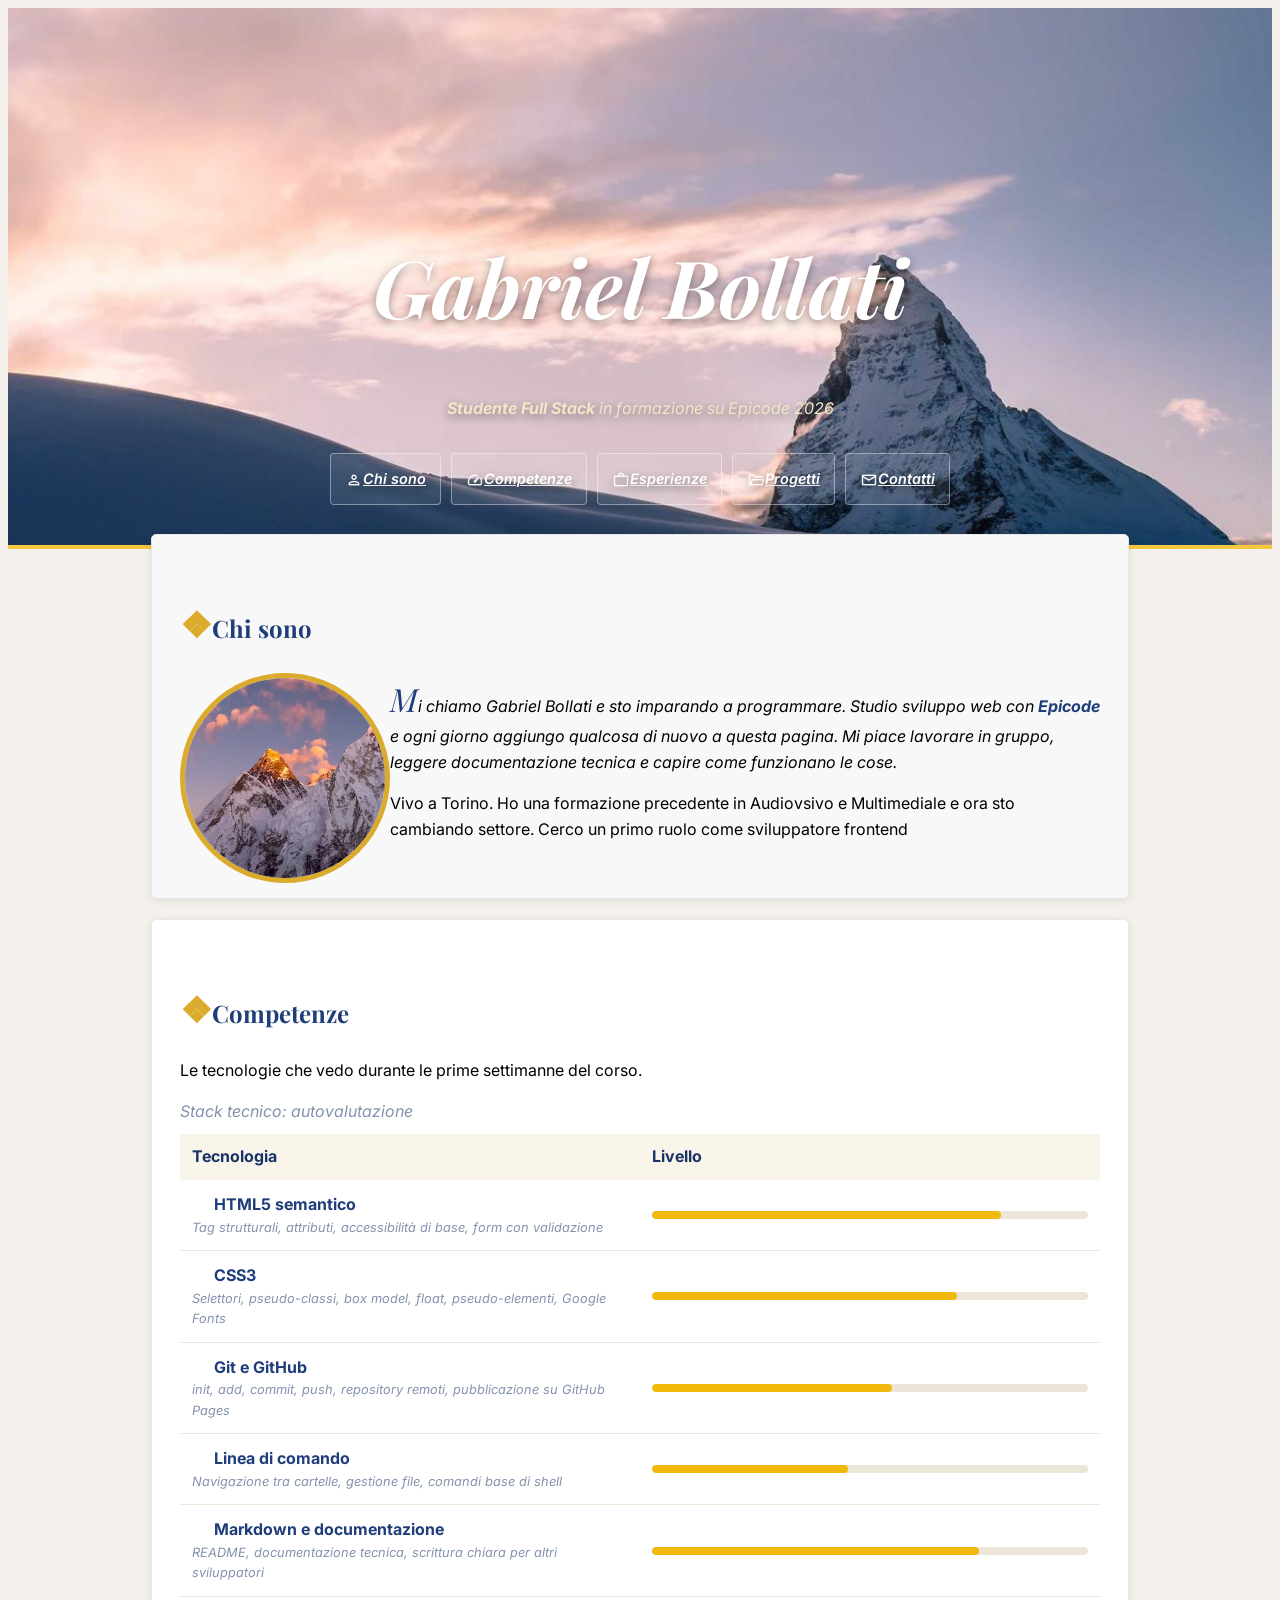
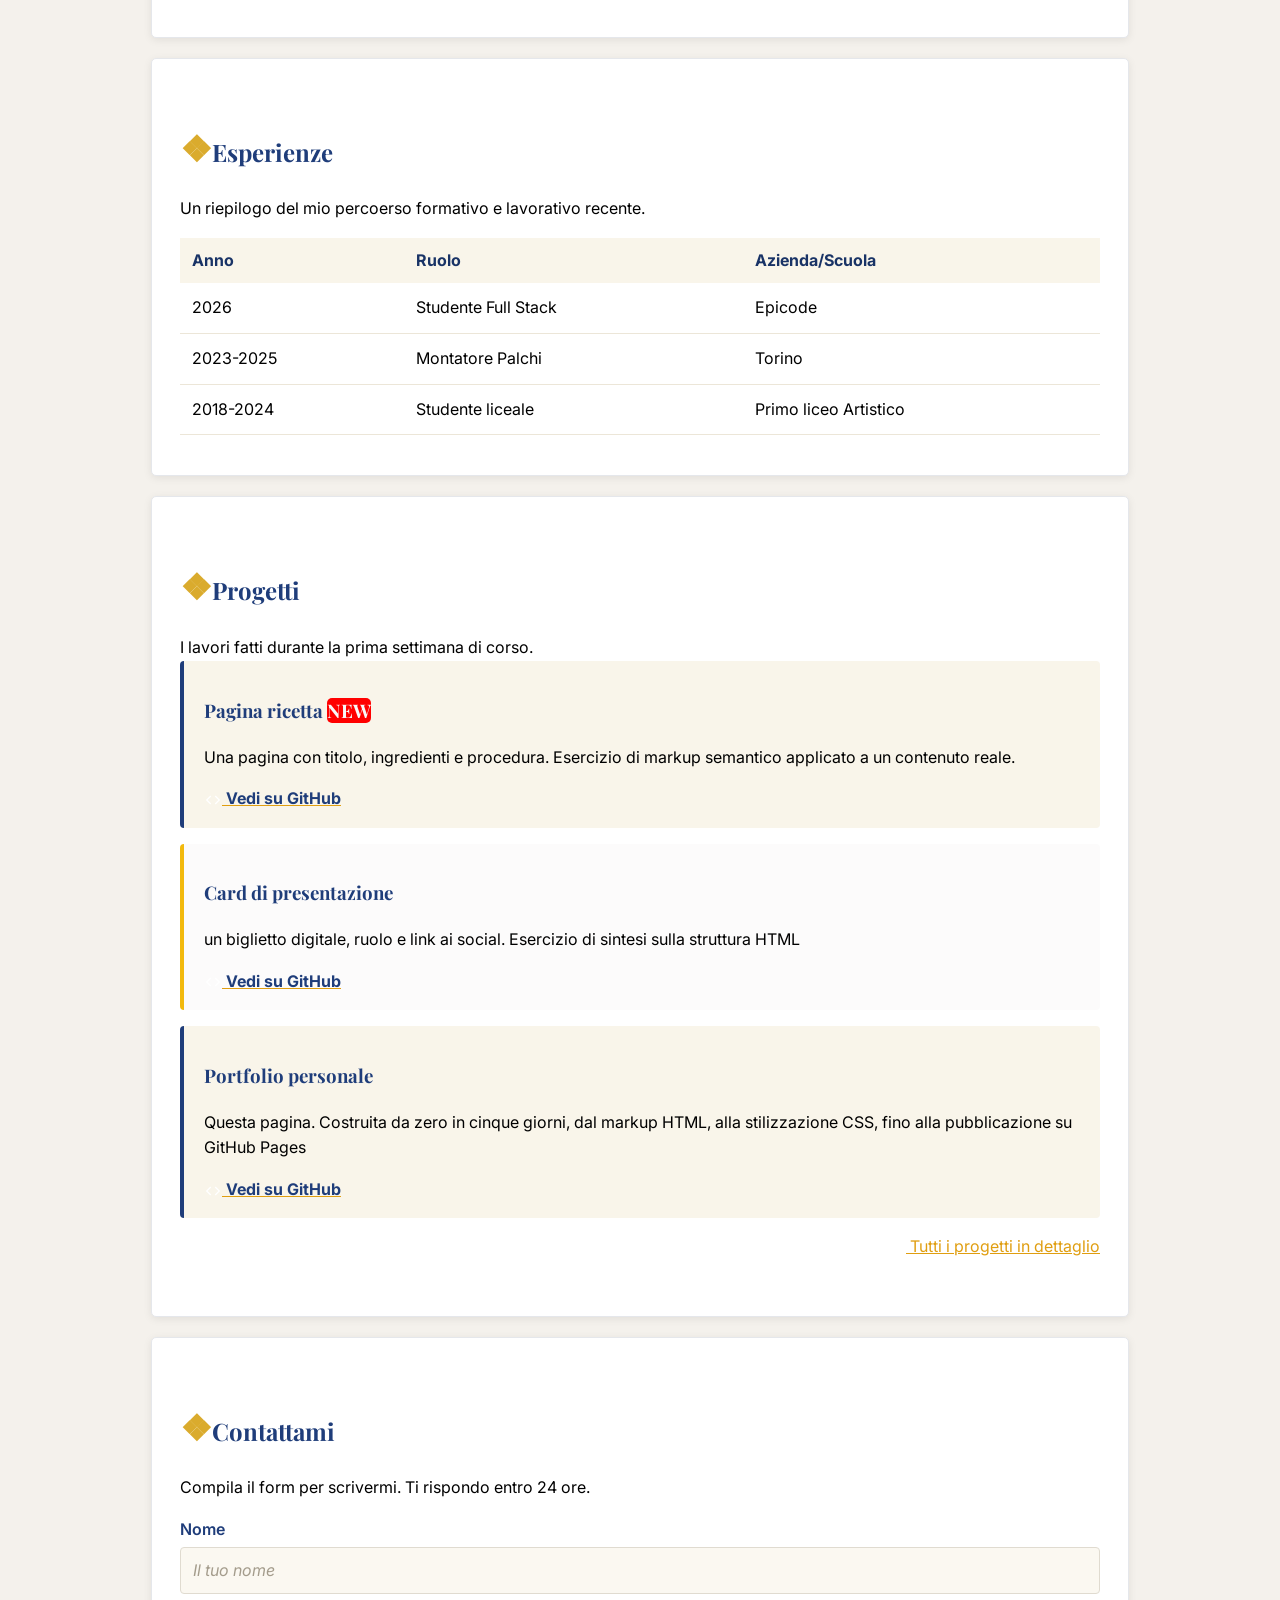
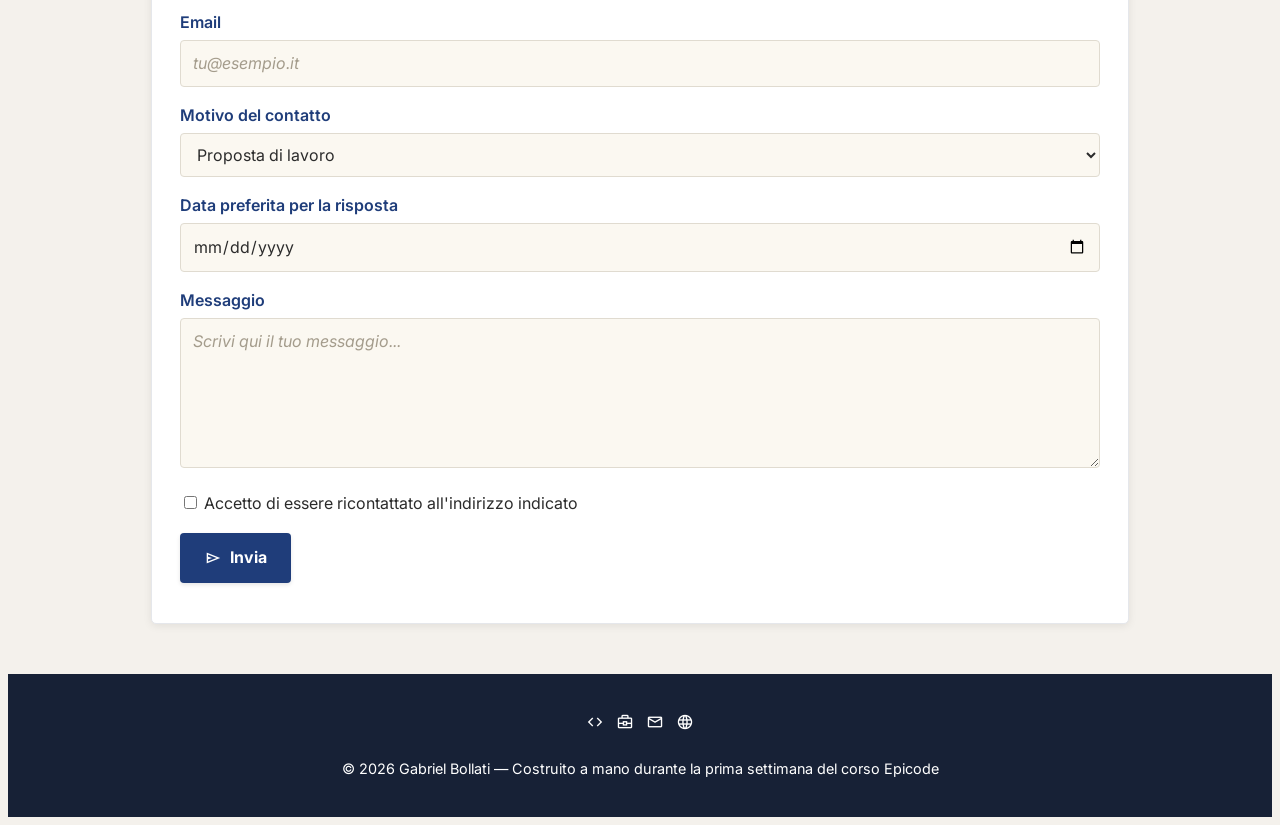
<file: index.html>
<!DOCTYPE html>
<html lang="it">

<head>
    <meta charset="UTF-8">
    <meta name="viewport" content="width=device-width">
    <title>Progetto-Settimana-1</title>
    <link rel="preconnect" href="https://fonts.googleapis.com">
    <link rel="preconnect" href="https://fonts.gstatic.com" crossorigin>
    <link
        href="https://fonts.googleapis.com/css2?family=Playfair+Display:wght@700;900&family=Inter:wght@400;600;700&display=swap"
        rel="stylesheet">
    <link rel="stylesheet"
        href="https://fonts.googleapis.com/css2?family=Material+Symbols+Outlined:opsz,wght,FILL,GRAD@24,400,0,0">
    <link rel="stylesheet" href="assets/css/style.css">
</head>

<body>
    <header>
        <h1>Gabriel Bollati</h1>
        <p class="sottotitolo"><b>Studente Full Stack</b> in formazione su Epicode 2026</p>
        <nav>
            <ul>
                <li><a href="#chisono"><span class="material-symbols-outlined">person</span>Chi sono</a></li>
                <li><a href="#Competenze"><span class="material-symbols-outlined">speed</span>Competenze</a></li>
                <li><a href="#Esperienze"><span class="material-symbols-outlined">work</span>Esperienze</a></li>
                <li><a href="#progetti"><span class="material-symbols-outlined">folder_open</span>Progetti</a></li>
                <li><a href="#contatti"><span class="material-symbols-outlined">mail</span>Contatti</a></li>
            </ul>
        </nav>
    </header>

    <main>
        <section class="chisono" id="chisono">
            <h2>Chi sono</h2>
            <img src="assets/images/everest.jpg" alt="Gabriel Bollati in montagna" class="fotoprofilo" width="200"
                height="200">
            <div class="testoCorsivo">
                <p>
                    Mi chiamo Gabriel Bollati e sto imparando a programmare. Studio sviluppo web con <b>Epicode</b>
                    e ogni giorno aggiungo qualcosa di nuovo a questa pagina. Mi piace lavorare in gruppo, leggere
                    documentazione tecnica e capire come funzionano le cose.
                </p>
            </div>
            <p>
                Vivo a Torino. Ho una formazione precedente in Audiovsivo e Multimediale e ora sto cambiando
                settore. Cerco un primo ruolo come sviluppatore frontend
            </p>
        </section>

        <section class="competenze" id="Competenze">
            <h2>Competenze</h2>
            <p>
                Le tecnologie che vedo durante le prime settimanne del corso.
            </p>
            <p class="titolino">Stack tecnico: autovalutazione</p>
            <table>
                <thead>
                    <tr>
                        <th>Tecnologia</th>
                        <th>Livello</th>
                    </tr>
                </thead>
                <tbody>
                    <tr>
                        <td class="tech">
                            <span class="material-symbols-outlined">html</span> <b>HTML5 semantico</b>
                            <small>Tag strutturali, attributi, accessibilità di base, form con validazione</small>
                        </td>
                        <td>
                            <div class="barra"><span style="width: 80%"></span></div>
                        </td>
                    </tr>
                    <tr>
                        <td class="tech">
                            <span class="material-symbols-outlined">css</span> <b>CSS3</b>
                            <small>Selettori, pseudo-classi, box model, float, pseudo-elementi, Google Fonts</small>
                        </td>
                        <td>
                            <div class="barra"><span style="width: 70%"></span></div>
                        </td>
                    </tr>
                    <tr>
                        <td class="tech">
                            <span class="material-symbols-outlined">fork_right</span> <b>Git e GitHub</b>
                            <small>init, add, commit, push, repository remoti, pubblicazione su GitHub Pages</small>
                        </td>
                        <td>
                            <div class="barra"><span style="width: 55%"></span></div>
                        </td>
                    </tr>
                    <tr>
                        <td class="tech">
                            <span class="material-symbols-outlined">terminal</span> <b>Linea di comando</b>
                            <small>Navigazione tra cartelle, gestione file, comandi base di shell</small>
                        </td>
                        <td>
                            <div class="barra"><span style="width: 45%"></span></div>
                        </td>
                    </tr>
                    <tr>
                        <td class="tech">
                            <span class="material-symbols-outlined">description</span> <b>Markdown e
                                documentazione</b>
                            <small>README, documentazione tecnica, scrittura chiara per altri sviluppatori</small>
                        </td>
                        <td>
                            <div class="barra"><span style="width: 75%"></span></div>
                        </td>
                    </tr>
                </tbody>
            </table>
        </section>

        <section class="esperienze" id="Esperienze">
            <h2>Esperienze</h2>
            <p> Un riepilogo del mio percoerso formativo e lavorativo recente. </p>
            <table>
                <thead>
                    <tr>
                        <th>Anno</th>
                        <th>Ruolo</th>
                        <th>Azienda/Scuola</th>
                    </tr>
                </thead>
                <tbody>
                    <tr>
                        <td>2026</td>
                        <td>Studente Full Stack</td>
                        <td>Epicode</td>
                    </tr>
                    <tr>
                        <td>2023-2025</td>
                        <td>Montatore Palchi</td>
                        <td>Torino</td>
                    </tr>
                    <tr>
                        <td>2018-2024</td>
                        <td>Studente liceale</td>
                        <td>Primo liceo Artistico</td>
                    </tr>
                </tbody>
            </table>
        </section>

        <section class="progetti" id="progetti">
            <h2>Progetti</h2>
            <p> I lavori fatti durante la prima settimana di corso.</p>


            <section class="pagina-ricetta">
                <h3>Pagina ricetta <span class="badge">NEW</span></h3>
                <p> Una pagina con titolo, ingredienti e procedura. Esercizio di markup semantico applicato a un
                    contenuto
                    reale.
                </p>
                <a href="https://github.com/Ilbollit0?tab=repositories"><span
                        class="material-symbols-outlined">code</span> <b>Vedi su GitHub</b></a>
            </section>

            <section class="curriculum">
                <h3> Card di presentazione </h3>
                <p> un biglietto digitale, ruolo e link ai social. Esercizio di sintesi sulla struttura HTML</p>
                <a href="https://github.com/Ilbollit0"><span class="material-symbols-outlined">code</span>
                    <b>Vedi su GitHub</b></a>
            </section>
            <section class="portfolio">
                <h3>Portfolio personale</h3>
                <p> Questa pagina. Costruita da zero in cinque giorni, dal markup HTML, alla stilizzazione CSS,
                    fino
                    alla pubblicazione su GitHub Pages
                </p>
                <a href="https://github.com/Ilbollit0?tab=repositories"><span
                        class="material-symbols-outlined">code</span> <b>Vedi su GitHub</b></a>
            </section>
            <p class="tutti"><a href="progetti.html"><span class="material-symbols-outlined">arrow_forward</span> Tutti
                    i progetti in dettaglio</a>
            </p>
        </section>

        <section class="contatti" id="contatti">
            <h2>Contattami</h2>
            <p>Compila il form per scrivermi. Ti rispondo entro 24 ore.</p>

            <form action="grazie.html" method="GET">
                <div class="campo">
                    <label for="nome">Nome</label>
                    <input type="text" id="nome" name="nome" placeholder="Il tuo nome" required>
                </div>

                <div class="campo">
                    <label for="email">Email</label>
                    <input type="email" id="email" name="email" placeholder="tu@esempio.it" required>
                </div>

                <div class="campo">
                    <label for="motivo">Motivo del contatto</label>
                    <select id="motivo" name="motivo">
                        <option value="lavoro">Proposta di lavoro</option>
                        <option value="collaborazione">Collaborazione su un progetto</option>
                        <option value="info">Richiesta di informazioni</option>
                        <option value="altro">Altro</option>
                    </select>
                </div>

                <div class="campo">
                    <label for="data">Data preferita per la risposta</label>
                    <input type="date" id="data" name="data">
                </div>

                <div class="campo">
                    <label for="messaggio">Messaggio</label>
                    <textarea id="messaggio" name="messaggio" rows="5" placeholder="Scrivi qui il tuo messaggio..."
                        required></textarea>
                </div>

                <div class="campo consenso">
                    <input type="checkbox" id="consenso" name="consenso" required>
                    <label for="consenso">Accetto di essere ricontattato all'indirizzo indicato</label>
                </div>

                <button type="submit"><span class="material-symbols-outlined">send</span> Invia</button>
            </form>
        </section>
    </main>

    <footer>
        <div class="social">
            <a href="https://github.com/Ilbollit0" target="_blank" rel="noopener" aria-label="GitHub"><span
                    class="material-symbols-outlined">code</span></a>
            <a href="https://www.linkedin.com/in/gabriel-bollati-2a4904312/?isSelfProfile=true" target="_blank"
                rel="noopener" aria-label="LinkedIn"><span class="material-symbols-outlined">business_center</span></a>
            <a href="#contatti" aria-label="Email"><span class="material-symbols-outlined">mail</span></a>
            <a href="#" aria-label="Sito web"><span class="material-symbols-outlined">language</span></a>
        </div>
        <p>&copy; 2026 Gabriel Bollati — Costruito a mano durante la prima settimana del corso Epicode</p>
    </footer>
</body>

</html>
</file>
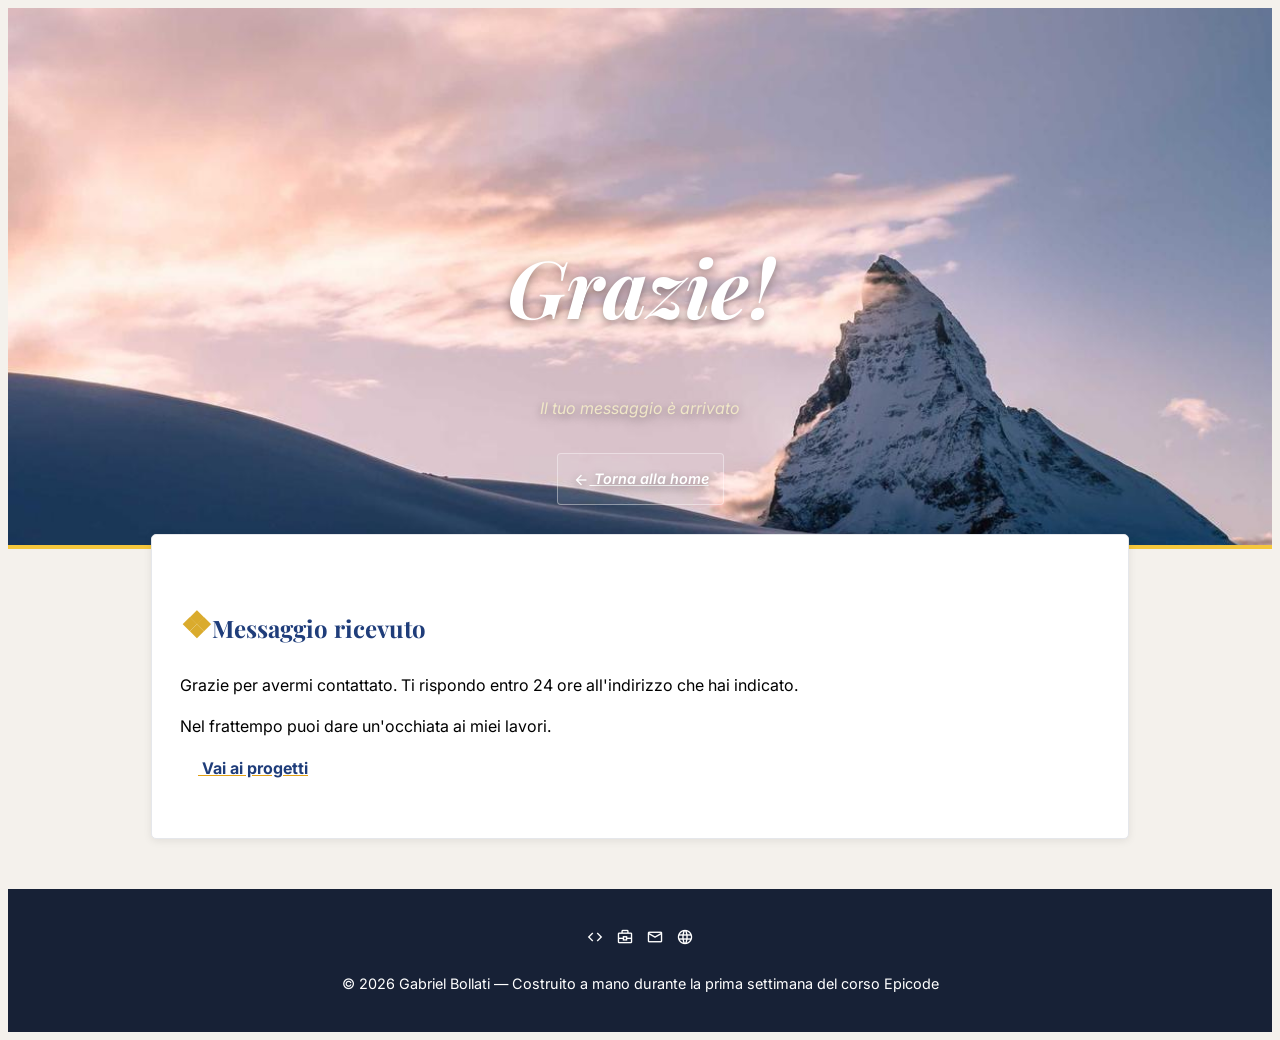
<file: grazie.html>
<!DOCTYPE html>
<html lang="it">

<head>
    <meta charset="UTF-8">
    <meta name="viewport" content="width=device-width, initial-scale=1">
    <title>Grazie | Gabriel Bollati</title>
    <link rel="preconnect" href="https://fonts.googleapis.com">
    <link rel="preconnect" href="https://fonts.gstatic.com" crossorigin>
    <link href="https://fonts.googleapis.com/css2?family=Playfair+Display:wght@700;900&family=Inter:wght@400;600;700&display=swap" rel="stylesheet">
    <link rel="stylesheet" href="https://fonts.googleapis.com/css2?family=Material+Symbols+Outlined:opsz,wght,FILL,GRAD@24,400,0,0">
    <link rel="stylesheet" href="assets/css/style.css">
</head>

<body>
    <header>
        <h1>Grazie!</h1>
        <p class="sottotitolo">Il tuo messaggio è arrivato</p>
        <a class="header" href="index.html"><span class="material-symbols-outlined">arrow_back</span> Torna alla home</a>
    </header>

    <main>
        <section class="carddettaglio">
            <h2>Messaggio ricevuto</h2>
            <p>Grazie per avermi contattato. Ti rispondo entro 24 ore all'indirizzo che hai indicato.</p>
            <p>Nel frattempo puoi dare un'occhiata ai miei lavori.</p>
            <p><a href="progetti.html"><span class="material-symbols-outlined">arrow_forward</span> <b>Vai ai progetti</b></a></p>
        </section>
    </main>

    <footer>
        <div class="social">
            <a href="https://github.com/Ilbollit0" target="_blank" rel="noopener" aria-label="GitHub"><span class="material-symbols-outlined">code</span></a>
            <a href="https://www.linkedin.com/in/gabriel-bollati-2a4904312/?isSelfProfile=true" target="_blank" rel="noopener" aria-label="LinkedIn"><span class="material-symbols-outlined">business_center</span></a>
            <a href="index.html#contatti" aria-label="Email"><span class="material-symbols-outlined">mail</span></a>
            <a href="#" aria-label="Sito web"><span class="material-symbols-outlined">language</span></a>
        </div>
        <p>&copy; 2026 Gabriel Bollati — Costruito a mano durante la prima settimana del corso Epicode</p>
    </footer>
</body>

</html>
</file>
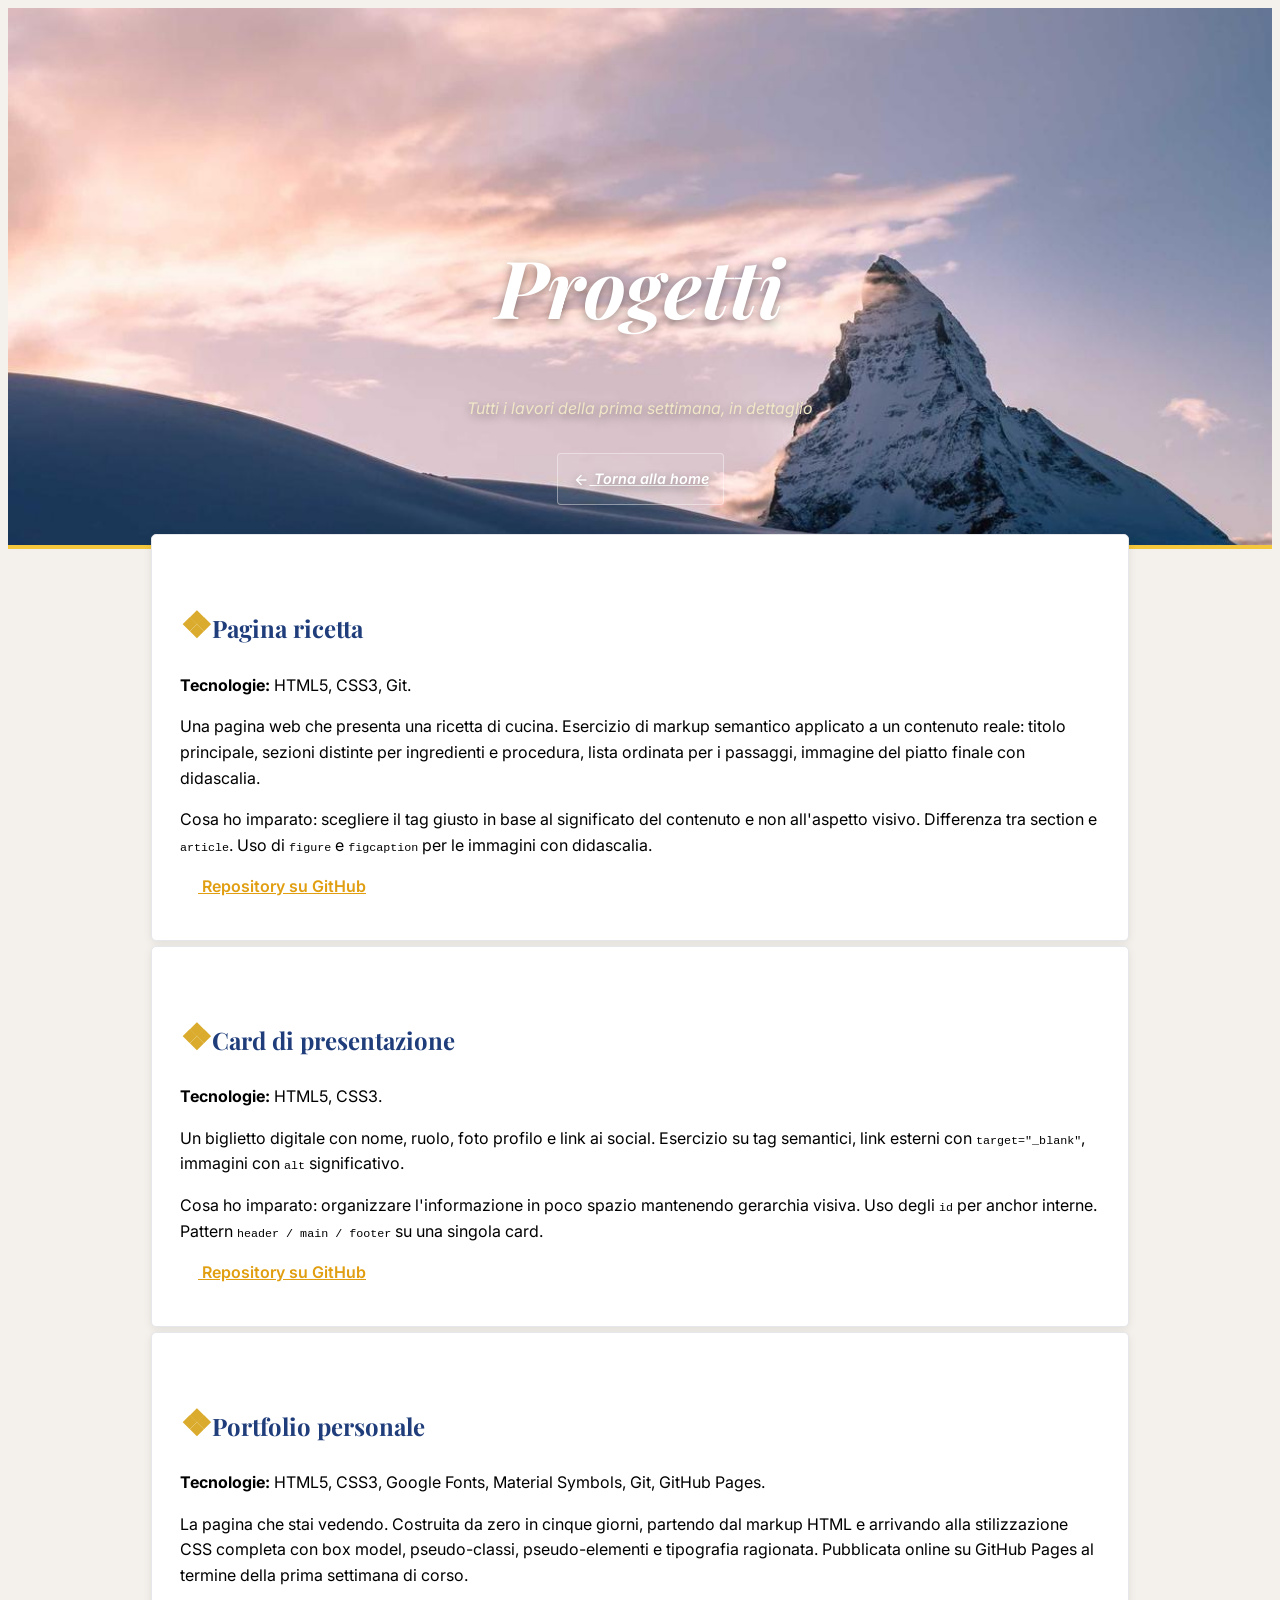
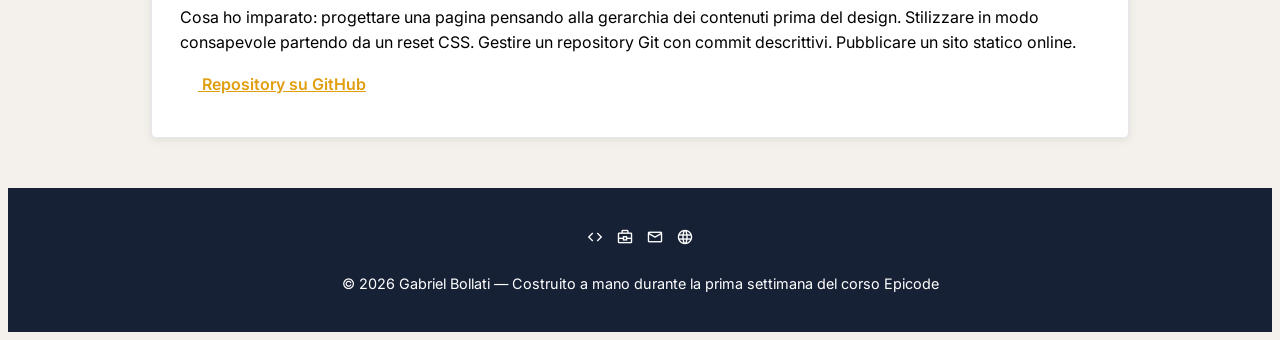
<file: progetti.html>
<!DOCTYPE html>
<html lang="it">

<head>
    <meta charset="UTF-8">
    <meta name="viewport" content="width=device-width, initial-scale=1">
    <title>Progetti | Gabriel Bollati</title>
    <link rel="preconnect" href="https://fonts.googleapis.com">
    <link rel="preconnect" href="https://fonts.gstatic.com" crossorigin>
    <link href="https://fonts.googleapis.com/css2?family=Playfair+Display:wght@700;900&family=Inter:wght@400;600;700&display=swap" rel="stylesheet">
    <link rel="stylesheet" href="https://fonts.googleapis.com/css2?family=Material+Symbols+Outlined:opsz,wght,FILL,GRAD@24,400,0,0">
    <link rel="stylesheet" href="assets/css/style.css">
</head>

<body>
    <header>
        <h1>Progetti</h1>
        <p class="sottotitolo">Tutti i lavori della prima settimana, in dettaglio</p>
        <a class="header" href="index.html"><span class="material-symbols-outlined">arrow_back</span> Torna alla home</a>
    </header>

    <main>
        <article class="carddettaglio">
            <h2>Pagina ricetta</h2>
            <p><b>Tecnologie:</b> HTML5, CSS3, Git.</p>
            <p>Una pagina web che presenta una ricetta di cucina. Esercizio di markup semantico applicato a un contenuto reale: titolo principale, sezioni distinte per ingredienti e procedura, lista ordinata per i passaggi, immagine del piatto finale con didascalia.</p>
            <p>Cosa ho imparato: scegliere il tag giusto in base al significato del contenuto e non all'aspetto visivo. Differenza tra section</code> e <code>article</code>. Uso di <code>figure</code> e <code>figcaption</code> per le immagini con didascalia.</p>
            <a class="link-github" href="https://github.com/Ilbollit0?tab=repositories" ><span class="material-symbols-outlined">code</span> Repository su GitHub</a>
        </article>

        <article class="carddettaglio">
            <h2>Card di presentazione</h2>
            <p><b>Tecnologie:</b> HTML5, CSS3.</p>
            <p>Un biglietto digitale con nome, ruolo, foto profilo e link ai social. Esercizio su tag semantici, link esterni con <code>target="_blank"</code>, immagini con <code>alt</code> significativo.</p>
            <p>Cosa ho imparato: organizzare l'informazione in poco spazio mantenendo gerarchia visiva. Uso degli <code>id</code> per anchor interne. Pattern <code>header / main / footer</code> su una singola card.</p>
            <a class="link-github" href="https://github.com/Ilbollit0" ><span class="material-symbols-outlined">code</span> Repository su GitHub</a>
        </article>

        <article class="carddettaglio">
            <h2>Portfolio personale</h2>
            <p><b>Tecnologie:</b> HTML5, CSS3, Google Fonts, Material Symbols, Git, GitHub Pages.</p>
            <p>La pagina che stai vedendo. Costruita da zero in cinque giorni, partendo dal markup HTML e arrivando alla stilizzazione CSS completa con box model, pseudo-classi, pseudo-elementi e tipografia ragionata. Pubblicata online su GitHub Pages al termine della prima settimana di corso.</p>
            <p>Cosa ho imparato: progettare una pagina pensando alla gerarchia dei contenuti prima del design. Stilizzare in modo consapevole partendo da un reset CSS. Gestire un repository Git con commit descrittivi. Pubblicare un sito statico online.</p>
            <a class="link-github" href="https://github.com/Ilbollit0?tab=repositories" ><span class="material-symbols-outlined">code</span> Repository su GitHub</a>
        </article>
    </main>

    <footer>
        <div class="social">
            <a href="https://github.com/Ilbollit0" target="_blank" rel="noopener" aria-label="GitHub"><span class="material-symbols-outlined">code</span></a>
            <a href="#" aria-label="LinkedIn"><span class="material-symbols-outlined">business_center</span></a>
            <a href="index.html#contatti" aria-label="Email"><span class="material-symbols-outlined">mail</span></a>
            <a href="#" aria-label="Sito web"><span class="material-symbols-outlined">language</span></a>
        </div>
        <p>&copy; 2026 Gabriel Bollati — Costruito a mano durante la prima settimana del corso Epicode</p>
    </footer>
</body>

</html>
</file>
<file: assets/css/style.css>
body {
  font-family: "Inter", Arial, sans-serif;
  line-height: 1.6;
  background: #f4f1ec;
}

.chisono,
.competenze,
.carddettaglio,
.esperienze,
.progetti,
.contatti {
  border: 1px solid #e5e7eb;
  border-radius: 5px;
  box-shadow: 0 2px 8px rgba(0, 0, 0, 0.08);
  padding: 40px 28px;
  margin: 20px auto;
  max-width: 920px;
}

.chisono {
  background: #f8f8f8;
  margin-top: -15px;
}

.competenze,
.carddettaglio,
.esperienze,
.progetti,
.contatti {
  background: #fff;
}

.carddettaglio {
  margin-top: -15px;
}

.tutti {
  text-align: right;
}

.badge {
  font-size: 1em;
  border-radius: 5px;
  background-color: red;
  color: rgb(249, 247, 247);
}

.testoCorsivo p::first-letter {
  font-family: "Playfair Display", serif;
  font-size: 2em;
  color: #1f3d7a;
}

h1,
h2,
h3 {
  font-family: "Playfair Display";
}

h3 {
  color: #1f3d7a;
}

td span {
  color: #1f3d7a;
}

nav li:hover {
  border-radius: 5%;
  background-color: #cccbcb;
}

nav li {
  text-align: center;
  display: inline-block;
  border-radius: 5px;
}

nav ul {
  display: flex;
  justify-content: center;
  flex-wrap: wrap;
  list-style: none;
  margin: 0;
  padding: 0;
  gap: 10px;
}

.navbar {
  text-align: center;
  border-left: 5px;
}

.fotoprofilo {
  border-radius: 50%;
  float: left;
  border: 5px solid rgb(218, 171, 45);
}

header {
  background-image: url("../images/header-bg.jpg");
  background-size: cover;
  background-position: center;
  text-align: center;
  line-height: 2.4;
  padding: 60px 20px 40px;
  border-bottom: 4px solid hsl(45, 90%, 60%);
  font-weight: bold;
  font-style: italic;
  text-shadow: 0 3px 10px rgba(0, 0, 0, 0.4);
}

p {
  font-weight: 400;
}

header p {
  color: #f0e7c8;
  margin: 0.4rem 0 1.6rem;
  font-style: italic;
}

h1 {
  color: white;
  padding-top: 10%;
  margin: 0;
  font-size: 5em;
}

h2 {
  color: #1f3d7a;
}

h2::before {
  color: rgb(218, 171, 45);
  font-size: 1.5em;
  content: "\2756";
}

.testoCorsivo p {
  font-style: italic;
}

section b {
  color: #1f3d7a;
  border-radius: 1px;
}

a:hover {
  color: hsl(22, 30%, 93%);
}
nav,
a {
  color: hsl(41, 87%, 47%);
}

.titolino {
  margin: 1rem 0 0.6rem;
  font-style: italic;
  color: #8492ad;
}

.intro {
  font-family: "inter", Courier, monospace;
  font-style: normal;
  color: rgb(11, 75, 131);
  background-color: hsla(45, 78%, 86%, 0.787);
}

.competenze li:first-child {
  background-color: rgba(218, 227, 235, 0.4);
}

.competenze li {
  list-style-type: none;
}

thead {
  font-weight: bold;
}

table {
  width: 100%;
  text-align: left;
  border-color: #ece6d8;
  border-bottom: 1px solid;
  border-collapse: collapse;
}

tbody {
  background-color: white;
}

th {
  padding: 10px 12px;
  color: hsl(220, 60%, 25%);
  background: #f9f5ea;
}

td {
  font-weight: 400;
  padding: 12px;
  border-bottom: 1px solid #ece6d8;
  vertical-align: middle;
}

.tech {
  width: 50%;
}

.tech small {
  display: block;
  font-size: 0.8rem;
  font-style: italic;
  color: #8492ad;
}

.barra {
  height: 8px;
  background: #ece6d8;
  border-radius: 99px;
  overflow: hidden;
}

.barra span {
  display: block;
  height: 100%;
  background: #f2b90d;
  border-radius: 100px;
}

.pagina-ricetta {
  background-color: #f9f5ea;
  padding: 16px 20px;
  margin-top: -15px;
  border-radius: 4px;
  border-left: 4px solid hsl(220, 60%, 30%);
}

.curriculum {
  background-color: rgb(252, 251, 251);
  padding: 16px 20px;
  margin-top: 16px;
  border-radius: 4px;
  border-left: 4px solid #f2b90d;
}

.portfolio {
  background-color: #f9f5ea;
  padding: 16px 20px;
  margin-top: 16px;
  border-radius: 4px;
  border-left: 4px solid hsl(220, 60%, 30%);
}

footer {
  background-color: hsl(220, 40%, 15%);
  color: #fff;
  text-align: center;
  font-size: 0.9rem;
  line-height: 2.4;
  padding: 30px 20px;
  margin-top: 50px;
}

footer p {
  margin: 0;
}

.social {
  display: flex;
  justify-content: center;
  text-align: center;
  gap: 12px;
  margin-bottom: 14px;
}

.dettaglio h2 {
  font-size: 2rem;
}

code {
  font-size: 0.9em;
}

.link-github {
  font-weight: 600;
}

nav a,
.header {
  display: inline-block;
  align-items: center;
  padding: 8px 14px;
  color: #fff;
  font-size: 0.9rem;
  font-weight: 600;
  border: 1px solid rgba(255, 255, 255, 0.4);
  border-radius: 4px;
  background: rgba(255, 255, 255, 0.08);
}

.material-symbols-outlined {
  font-size: 18px;
  vertical-align: middle;
  color: #fff;
}

.campo {
  margin-bottom: 16px;
}

.contatti label {
  display: block;
  margin-bottom: 4px;
  font-weight: 600;
  color: #1f3d7a;
}

.contatti input:not([type="checkbox"]),
.contatti select,
.contatti textarea {
  width: 100%;
  box-sizing: border-box;
  padding: 10px 12px;
  font: inherit;
  color: #2b2b2b;
  background: #fbf8f1;
  border: 1px solid #e0dbd0;
  border-radius: 4px;
}

.contatti input:focus,
.contatti select:focus,
.contatti textarea:focus {
  outline: 2px solid hsl(220, 60%, 45%);
  outline-offset: 1px;
}

.contatti ::placeholder {
  font-style: italic;
  color: #a49c8c;
}

.contatti .consenso label {
  display: inline;
  font-weight: 400;
  color: #2b2b2b;
}

.contatti button {
  display: inline-flex;
  align-items: center;
  gap: 8px;
  padding: 12px 24px;
  font: inherit;
  font-weight: 700;
  color: #fff;
  background: hsl(220, 60%, 30%);
  border: none;
  border-radius: 4px;
  box-shadow: 0 2px 4px rgba(0, 0, 0, 0.1);
  cursor: pointer;
}

.contatti button:hover {
  color: hsl(45, 90%, 80%);
  background: hsl(220, 60%, 45%);
  box-shadow: 0 4px 8px rgba(0, 0, 0, 0.15);
}
</file>
